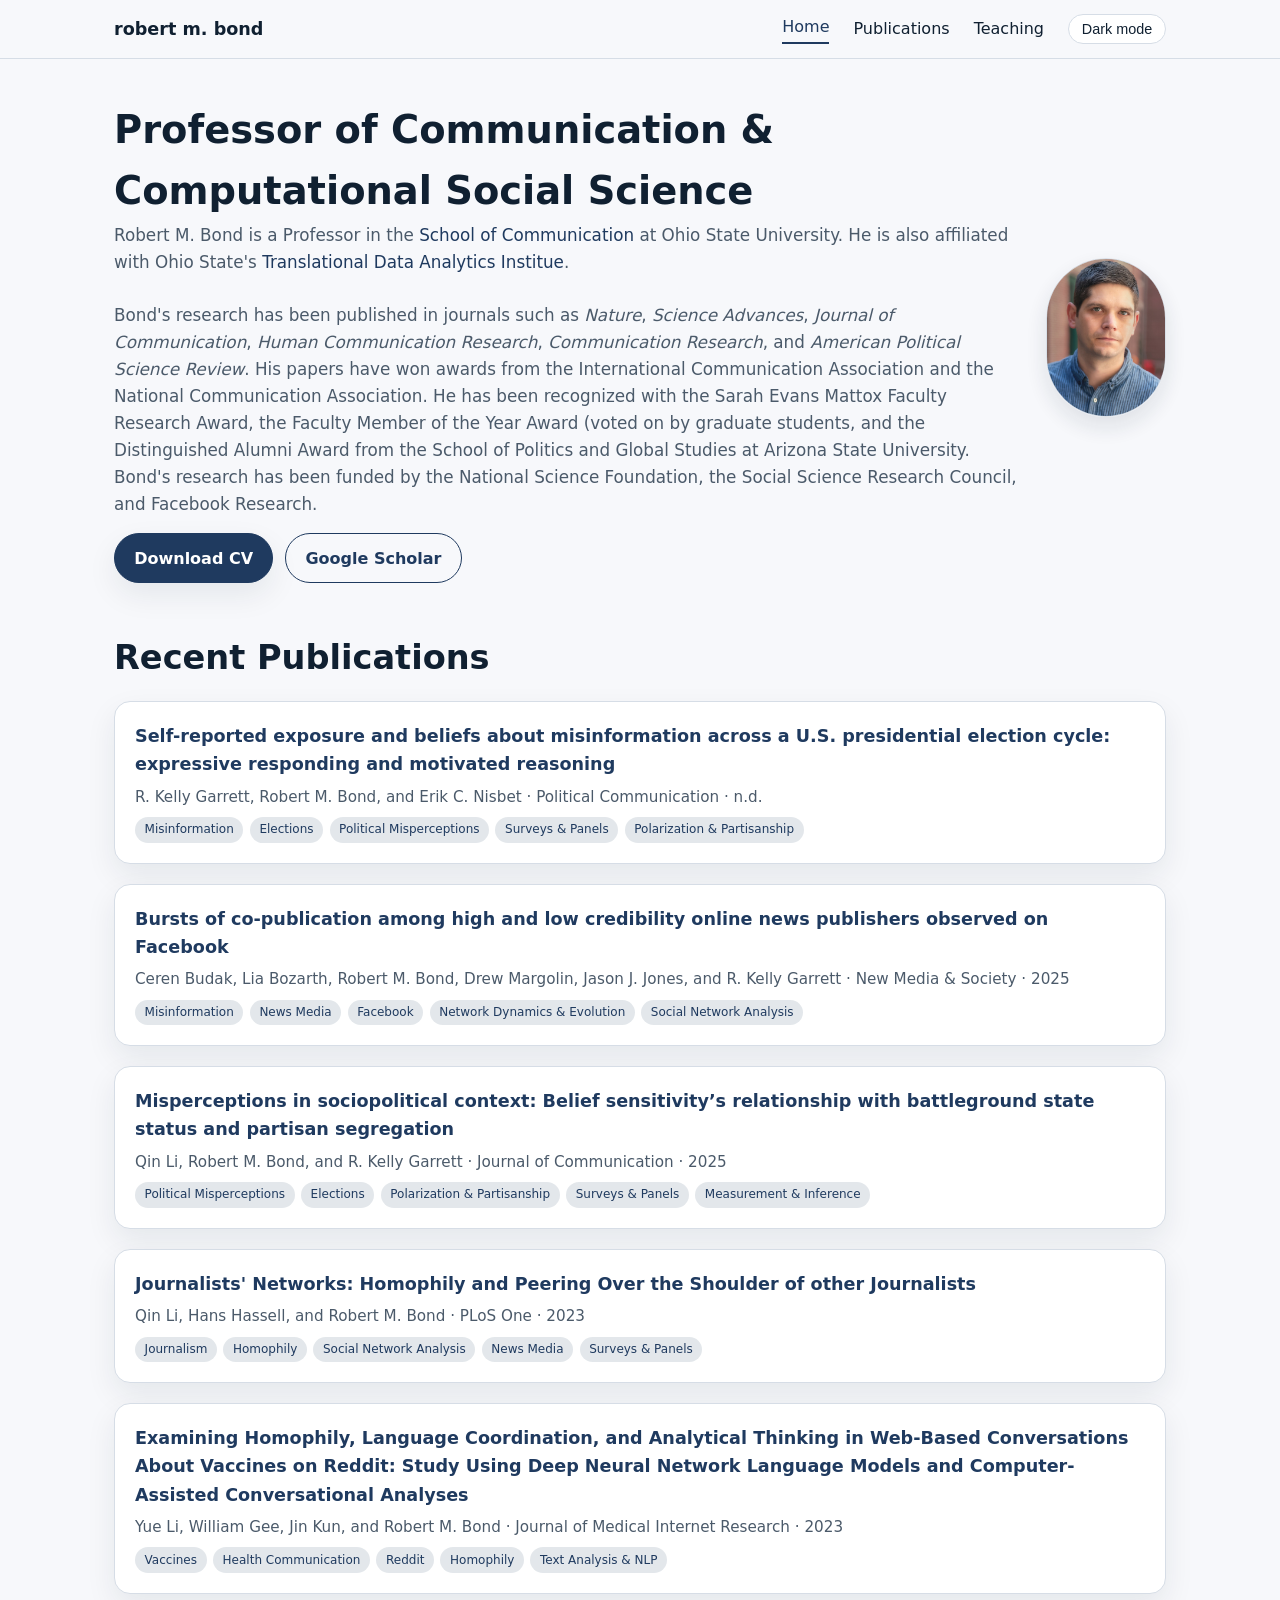
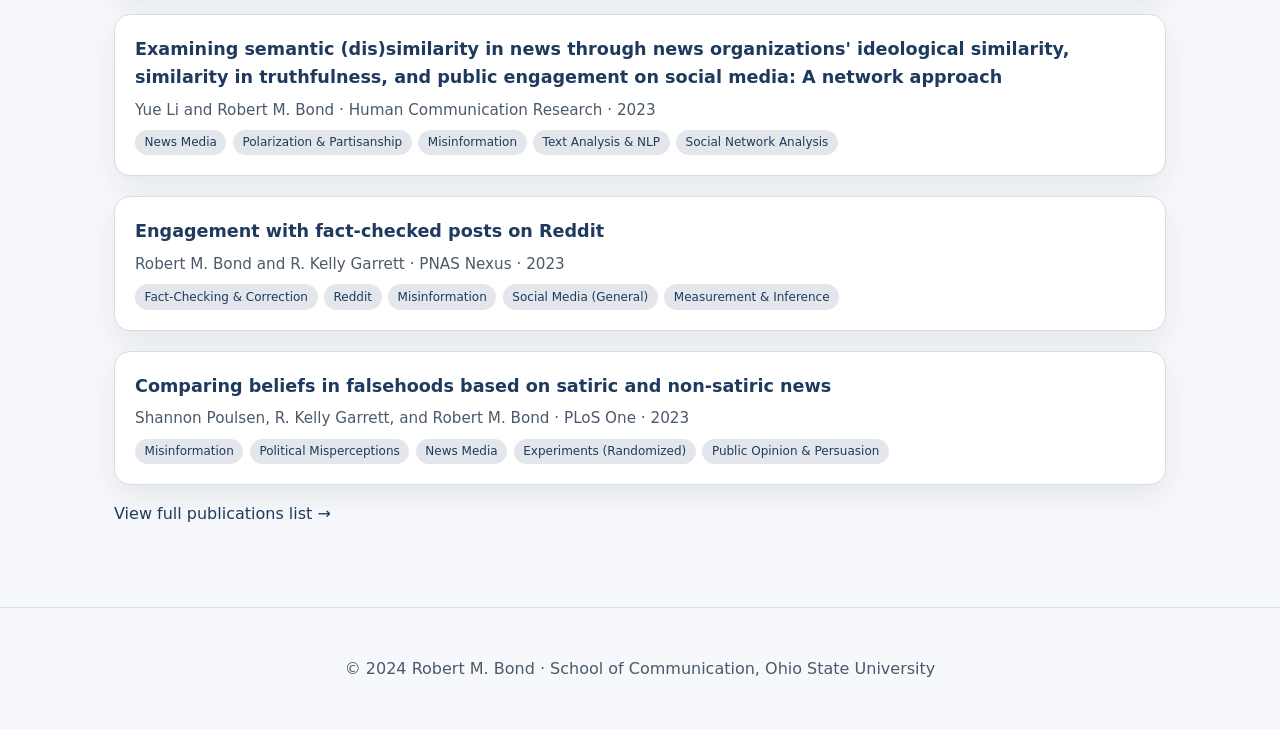
<file: index.html>
<!doctype html>
<html lang="en">
<head>
  <meta charset="utf-8">
  <meta name="viewport" content="width=device-width, initial-scale=1">
  <title>robert m. bond | Ohio State University</title>
  <meta name="description" content="Robert M. Bond is a Professor in the School of Communication at Ohio State University.">
  <meta property="og:title" content="Robert M. Bond | Ohio State University">
  <meta property="og:description" content="Robert M. Bond is a Professor in the School of Communication at Ohio State University.">
  <meta property="og:type" content="website">
  <meta property="og:url" content="https://robertmbond.github.io/">
  <link rel="icon" href="assets/favicon.svg" type="image/svg+xml">
  <link rel="stylesheet" href="assets/styles.css">
</head>
<body>
  <a class="skip-link" href="#main">Skip to main content</a>
  <header class="site-header">
    <nav class="navbar" aria-label="Primary">
      <a class="brand" href="index.html">robert m. bond</a>
      <div class="nav-links">
        <a href="index.html" aria-current="page">Home</a>
        <a href="publications.html">Publications</a>
        <a href="teaching.html">Teaching</a>
        <button class="theme-toggle" type="button" data-theme-toggle aria-pressed="false">Dark mode</button>
      </div>
    </nav>
  </header>

  <main id="main">
    <section class="hero">
      <div class="hero-content">
        <h1>Professor of Communication &amp; Computational Social Science</h1>
        <p>Robert M. Bond is a Professor in the <a href="https://comm.osu.edu/">School of Communication</a> at Ohio State University.  He is also affiliated with Ohio State's <a href="https://tdai.osu.edu/"> Translational Data Analytics Institue</a>.<br><br> Bond's research has been published in journals such as <i>Nature</i>, <i>Science Advances</i>, <i>Journal of Communication</i>, <i>Human Communication Research</i>, <i>Communication Research</i>, and <i>American Political Science Review</i>.  His papers have won awards from the International Communication Association and the National Communication Association.  He has been recognized with the Sarah Evans Mattox Faculty Research Award, the Faculty Member of the Year Award (voted on by graduate students, and the Distinguished Alumni Award from the School of Politics and Global Studies at Arizona State University.  Bond's research has been funded by the National Science Foundation, the Social Science Research Council, and Facebook Research.</p>
        <div class="button-row">
          <a class="button" href="https://robertmbond.github.io/Robert_Bond_CV.pdf">Download CV</a>
          <a class="button secondary" href="https://scholar.google.com/citations?user=iilZEIIAAAAJ&hl=en&oi=sra">Google Scholar</a>
        </div>
      </div>
      <figure class="hero-headshot">
        <img src="bond_headshot.jpg" alt="Portrait of Robert M. Bond">
      </figure>
    </section>

    <section class="section" aria-labelledby="selected-publications">
      <h2 id="selected-publications">Recent Publications</h2>
      <div data-publications="selected">
        <div class="publication-list" data-publications-list></div>
        <p data-publications-empty hidden>No publications available.</p>
      </div>
      <p><a href="publications.html">View full publications list →</a></p>
    </section>

  </main>

  <footer class="footer">
    <p>© 2024 Robert M. Bond · School of Communication, Ohio State University</p>
  </footer>

  <script src="assets/site.js" defer></script>
</body>
</html>
</file>
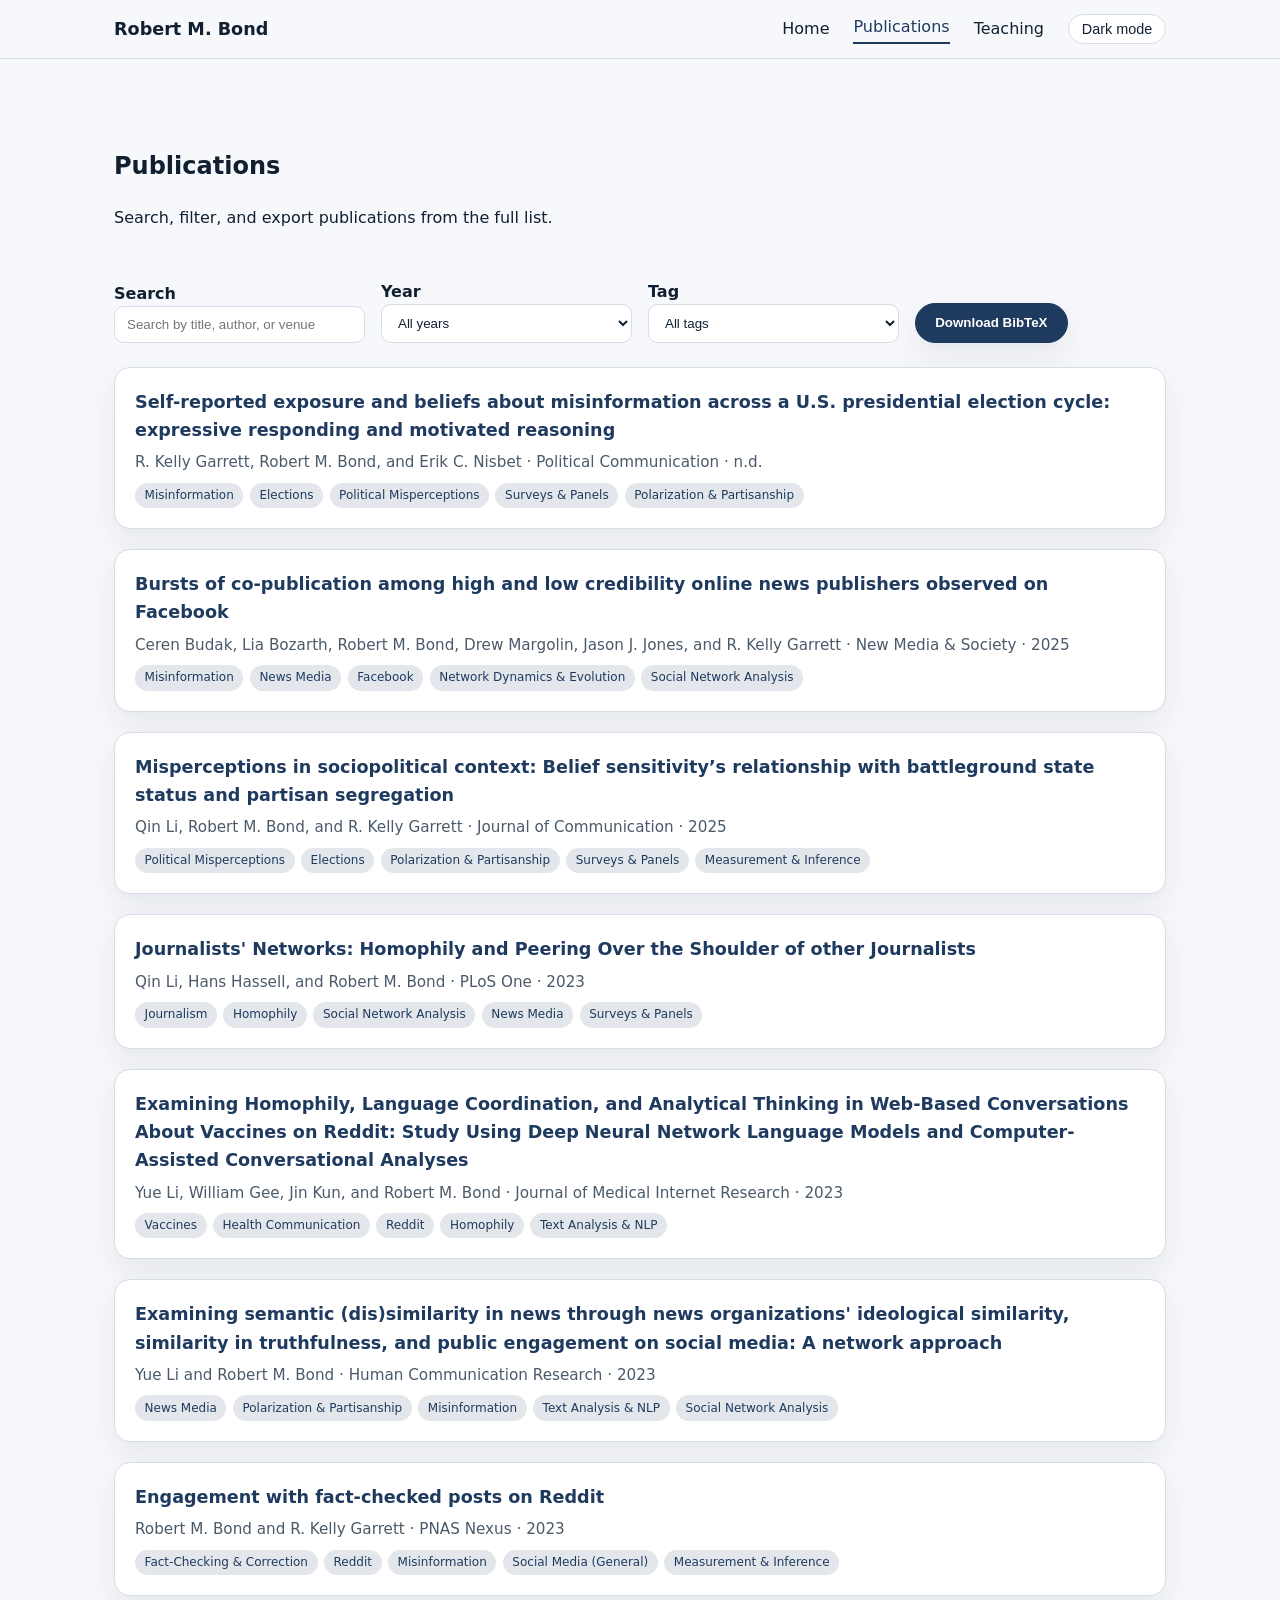
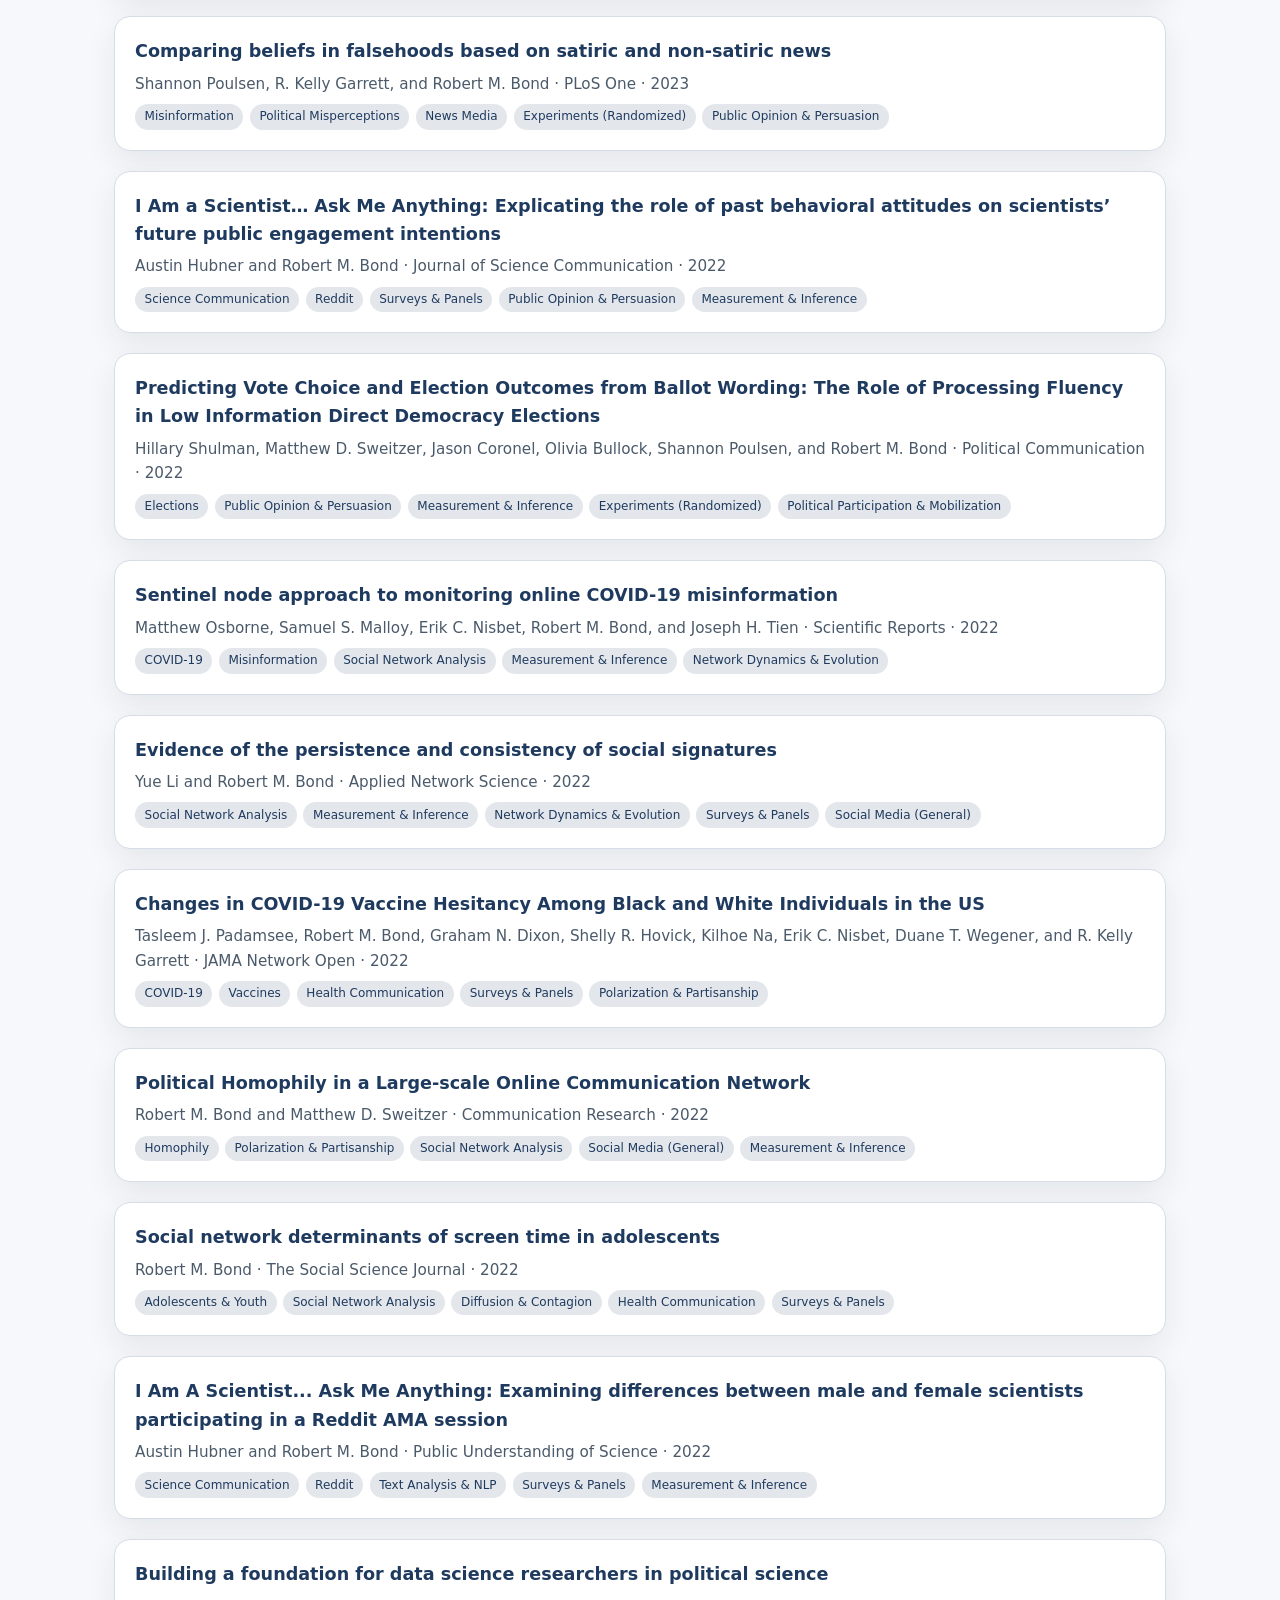
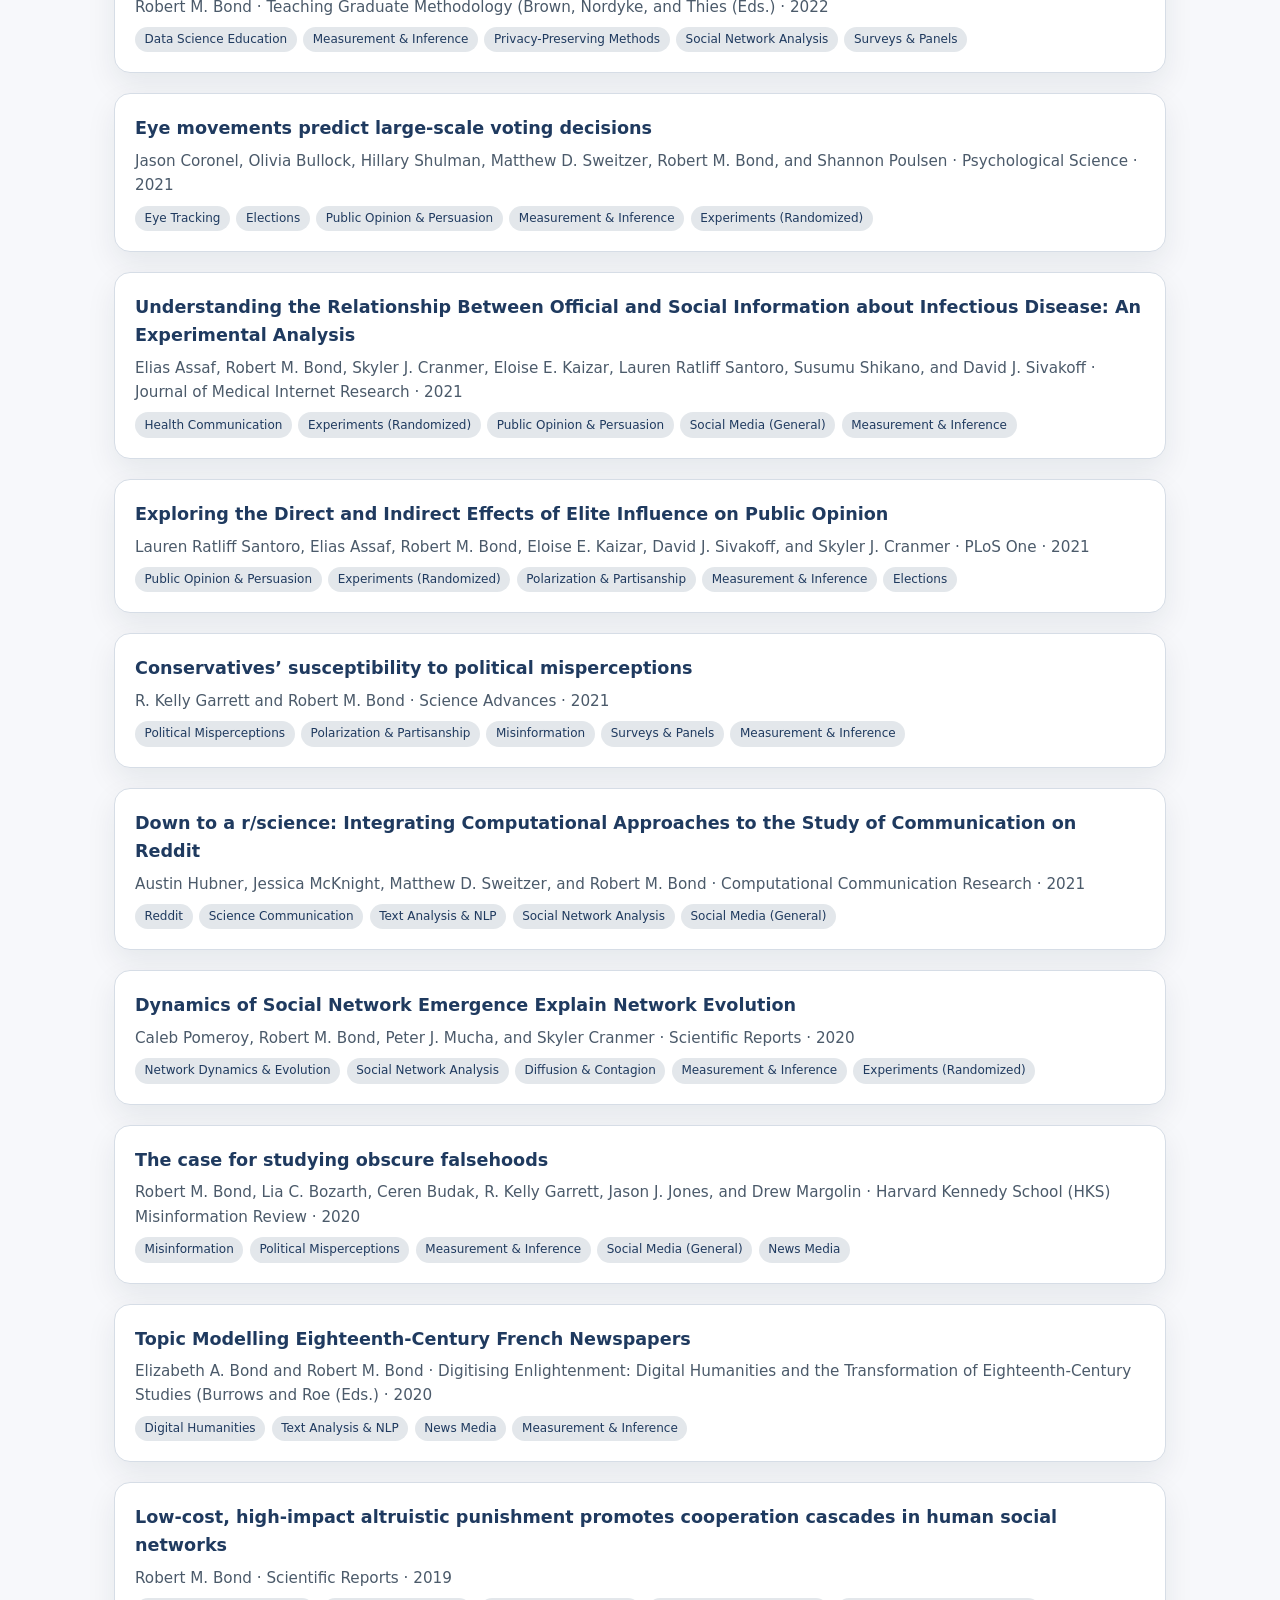
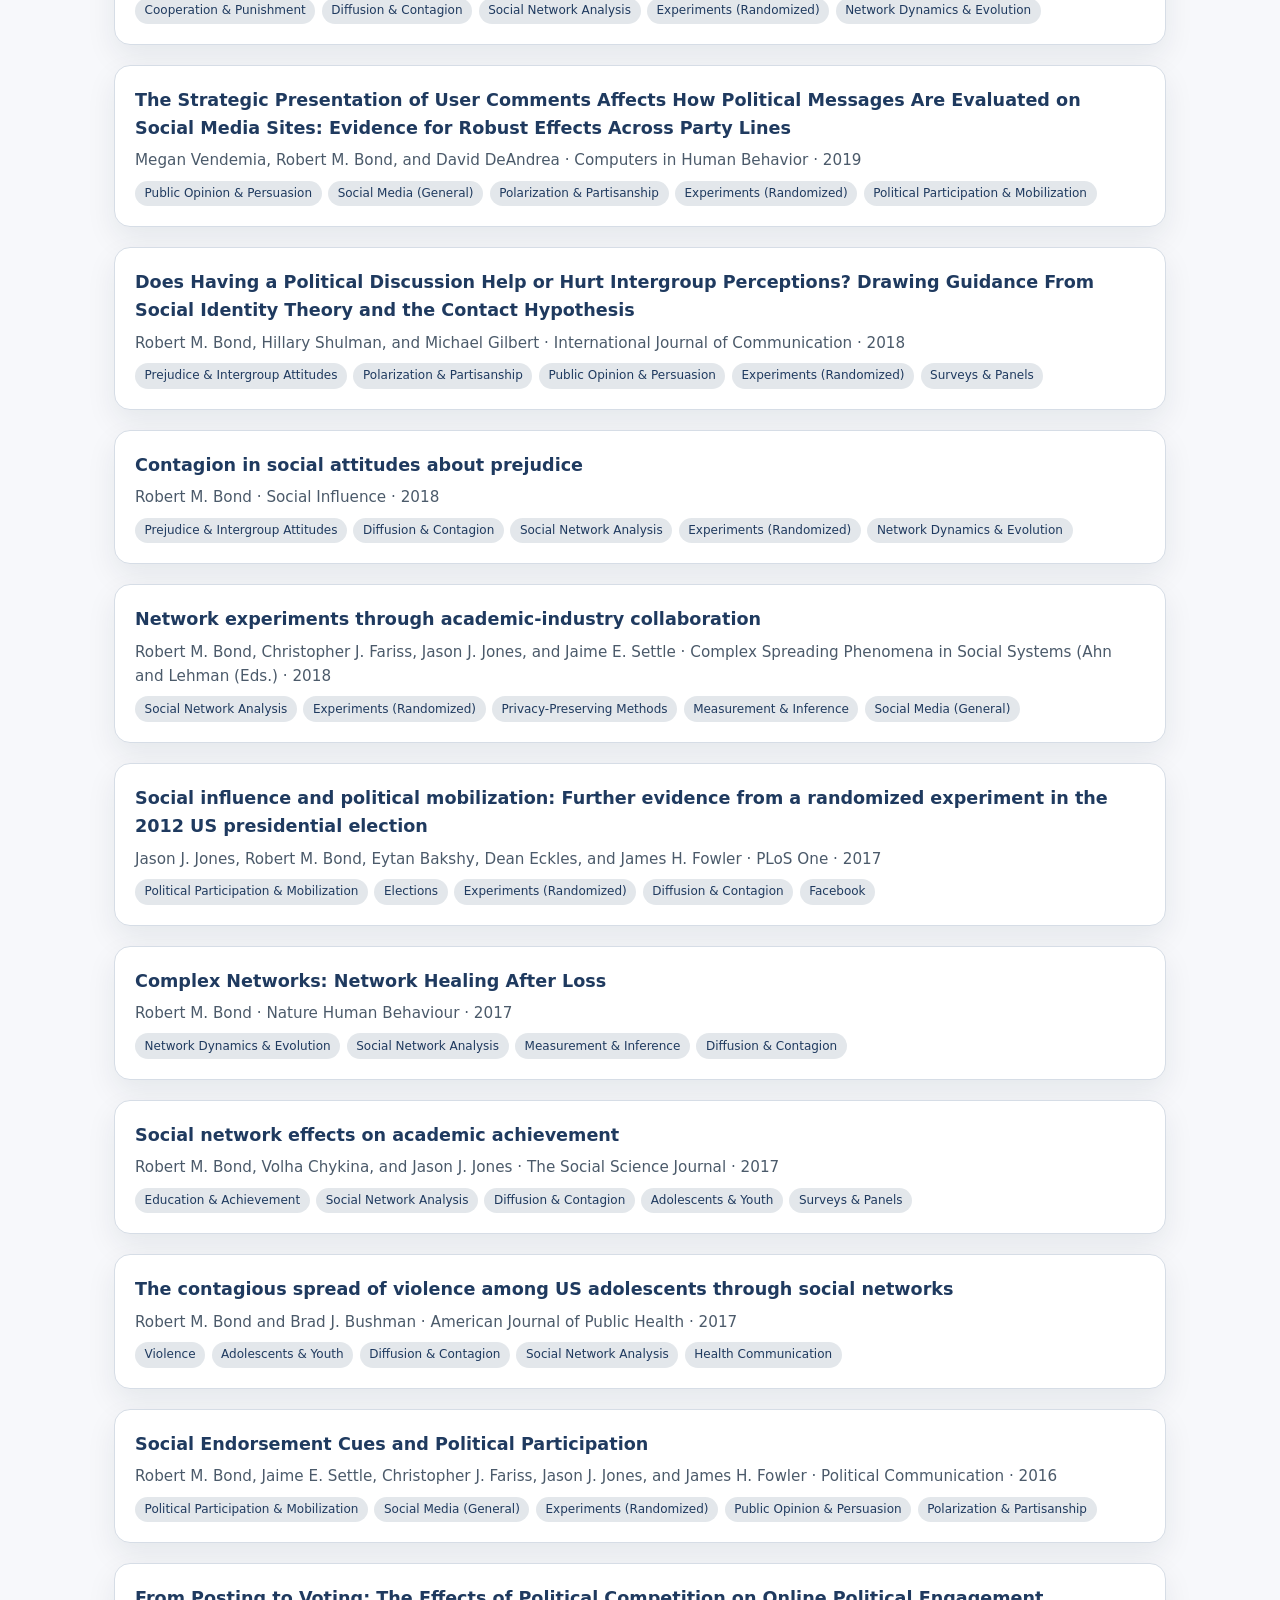
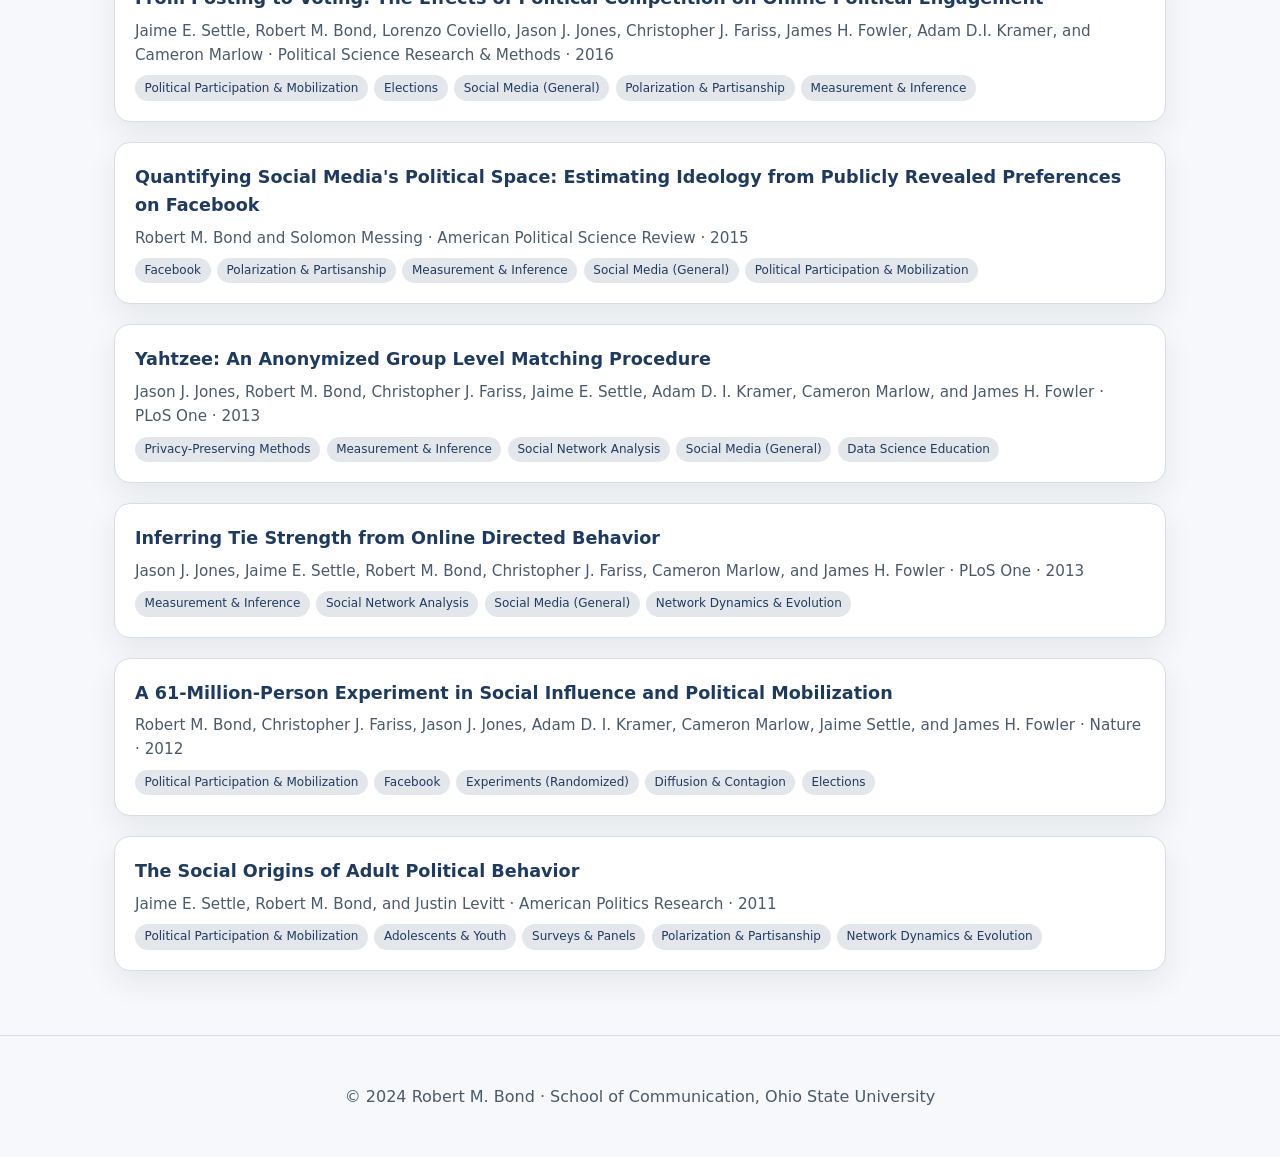
<file: publications.html>
<!doctype html>
<html lang="en">
<head>
  <meta charset="utf-8">
  <meta name="viewport" content="width=device-width, initial-scale=1">
  <title>Publications | Robert M. Bond</title>
  <meta name="description" content="Browse publications by Robert M. Bond in communication, social networks, and computational social science.">
  <meta property="og:title" content="Publications | Robert M. Bond">
  <meta property="og:description" content="Browse publications by Robert M. Bond in communication, social networks, and computational social science.">
  <meta property="og:type" content="website">
  <meta property="og:url" content="https://robertmbond.github.io/publications.html">
  <link rel="icon" href="assets/favicon.svg" type="image/svg+xml">
  <link rel="stylesheet" href="assets/styles.css">
</head>
<body>
  <a class="skip-link" href="#main">Skip to main content</a>
  <header class="site-header">
    <nav class="navbar" aria-label="Primary">
      <a class="brand" href="index.html">Robert M. Bond</a>
      <div class="nav-links">
        <a href="index.html">Home</a>
        <a href="publications.html" aria-current="page">Publications</a>
        <a href="teaching.html">Teaching</a>
        <button class="theme-toggle" type="button" data-theme-toggle aria-pressed="false">Toggle theme</button>
      </div>
    </nav>
  </header>

  <main id="main">
    <section class="section">
      <h1>Publications</h1>
      <p class="meta">Search, filter, and export publications from the full list.</p>
    </section>

    <section class="section" data-publications="all">
      <div class="filter-bar">
        <div>
          <label for="publication-search">Search</label>
          <input id="publication-search" type="search" placeholder="Search by title, author, or venue" data-publications-search>
        </div>
        <div>
          <label for="publication-year">Year</label>
          <select id="publication-year" data-publications-year>
            <option value="">All years</option>
          </select>
        </div>
        <div>
          <label for="publication-tag">Tag</label>
          <select id="publication-tag" data-publications-tag>
            <option value="">All tags</option>
          </select>
        </div>
        <button class="button download-button" type="button" data-publications-download>Download BibTeX</button>
      </div>

      <div class="publication-list" data-publications-list></div>
      <p data-publications-empty hidden>No publications match your search.</p>
    </section>
  </main>

  <footer class="footer">
    <p>© 2024 Robert M. Bond · School of Communication, Ohio State University</p>
  </footer>

  <script src="assets/site.js" defer></script>
</body>
</html>
</file>
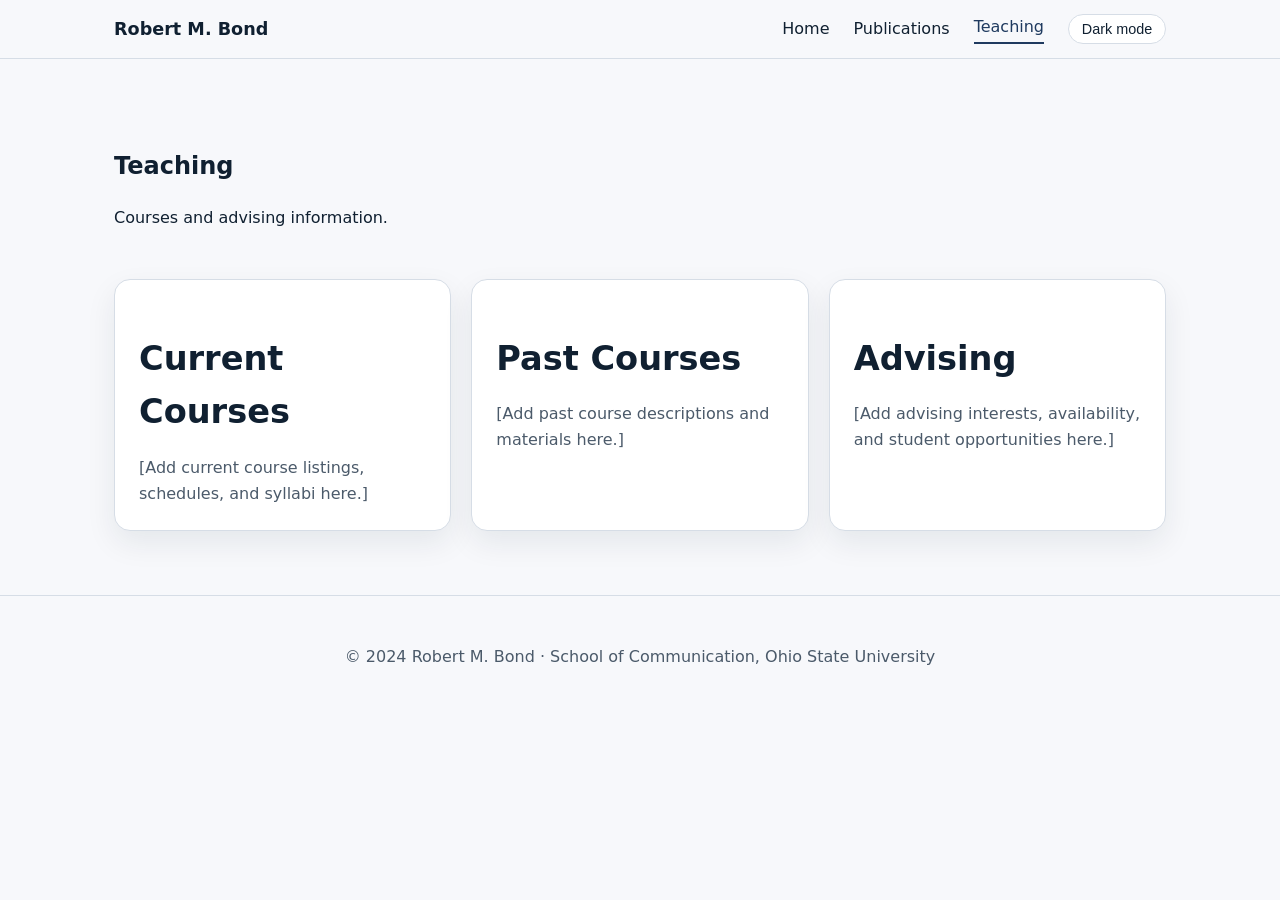
<file: teaching.html>
<!doctype html>
<html lang="en">
<head>
  <meta charset="utf-8">
  <meta name="viewport" content="width=device-width, initial-scale=1">
  <title>Teaching | Robert M. Bond</title>
  <meta name="description" content="Teaching activities and advising for Robert M. Bond at Ohio State University.">
  <meta property="og:title" content="Teaching | Robert M. Bond">
  <meta property="og:description" content="Teaching activities and advising for Robert M. Bond at Ohio State University.">
  <meta property="og:type" content="website">
  <meta property="og:url" content="https://robertmbond.github.io/teaching.html">
  <link rel="icon" href="assets/favicon.svg" type="image/svg+xml">
  <link rel="stylesheet" href="assets/styles.css">
</head>
<body>
  <a class="skip-link" href="#main">Skip to main content</a>
  <header class="site-header">
    <nav class="navbar" aria-label="Primary">
      <a class="brand" href="index.html">Robert M. Bond</a>
      <div class="nav-links">
        <a href="index.html">Home</a>
        <a href="publications.html">Publications</a>
        <a href="teaching.html" aria-current="page">Teaching</a>
        <button class="theme-toggle" type="button" data-theme-toggle aria-pressed="false">Toggle theme</button>
      </div>
    </nav>
  </header>

  <main id="main">
    <section class="section">
      <h1>Teaching</h1>
      <p class="meta">Courses and advising information.</p>
    </section>

    <section class="section">
      <div class="card-grid">
        <div class="card">
          <h2>Current Courses</h2>
          <p>[Add current course listings, schedules, and syllabi here.]</p>
        </div>
        <div class="card">
          <h2>Past Courses</h2>
          <p>[Add past course descriptions and materials here.]</p>
        </div>
        <div class="card">
          <h2>Advising</h2>
          <p>[Add advising interests, availability, and student opportunities here.]</p>
        </div>
      </div>
    </section>
  </main>

  <footer class="footer">
    <p>© 2024 Robert M. Bond · School of Communication, Ohio State University</p>
  </footer>

  <script src="assets/site.js" defer></script>
</body>
</html>
</file>
<file: assets/styles.css>
:root {
  color-scheme: light dark;
  --bg: #f7f8fb;
  --text: #102031;
  --muted: #4b5a6a;
  --accent: #1f3a5f;
  --accent-strong: #123050;
  --surface: #ffffff;
  --border: #d6dde6;
  --shadow: 0 12px 30px rgba(15, 32, 49, 0.08);
  --radius: 16px;
  --max-width: 1100px;
  --transition: 0.2s ease;
  font-size: 16px;
}

:root[data-theme='dark'] {
  --bg: #0b1420;
  --text: #eef3f8;
  --muted: #c0c8d2;
  --accent: #7db0ff;
  --accent-strong: #9cc3ff;
  --surface: #121c2a;
  --border: #243248;
  --shadow: 0 12px 30px rgba(2, 8, 18, 0.5);
}

* {
  box-sizing: border-box;
}

body {
  margin: 0;
  font-family: "Inter", "Segoe UI", system-ui, -apple-system, sans-serif;
  background: var(--bg);
  color: var(--text);
  line-height: 1.6;
}

img {
  max-width: 100%;
  height: auto;
}

a {
  color: var(--accent);
  text-decoration: none;
}

a:hover,
a:focus {
  color: var(--accent-strong);
  text-decoration: underline;
}

.skip-link {
  position: absolute;
  left: -999px;
  top: 1rem;
  background: var(--accent);
  color: #fff;
  padding: 0.75rem 1rem;
  border-radius: 999px;
  z-index: 1000;
}

.skip-link:focus {
  left: 1rem;
}

.site-header {
  position: sticky;
  top: 0;
  z-index: 500;
  background: rgba(247, 248, 251, 0.92);
  backdrop-filter: blur(12px);
  border-bottom: 1px solid var(--border);
}

:root[data-theme='dark'] .site-header {
  background: rgba(11, 20, 32, 0.92);
}

.navbar {
  display: flex;
  align-items: center;
  justify-content: space-between;
  max-width: var(--max-width);
  margin: 0 auto;
  padding: 0.85rem 1.5rem;
  gap: 1rem;
}

.brand {
  font-weight: 700;
  font-size: 1.1rem;
  color: var(--text);
}

.nav-links {
  display: flex;
  flex-wrap: wrap;
  gap: 0.75rem 1.5rem;
  align-items: center;
}

.nav-links a {
  color: var(--text);
  font-weight: 500;
}

.nav-links a[aria-current='page'] {
  color: var(--accent);
  border-bottom: 2px solid var(--accent);
  padding-bottom: 0.2rem;
}

.theme-toggle {
  border: 1px solid var(--border);
  background: var(--surface);
  color: var(--text);
  padding: 0.4rem 0.8rem;
  border-radius: 999px;
  font-size: 0.9rem;
  cursor: pointer;
  transition: background var(--transition), color var(--transition);
}

.theme-toggle:hover,
.theme-toggle:focus {
  background: var(--accent);
  color: #fff;
}

main {
  max-width: var(--max-width);
  margin: 0 auto;
  padding: 2.5rem 1.5rem 4rem;
}

.hero {
  display: grid;
  gap: 1.5rem;
  align-items: center;
}

.hero-content {
  max-width: var(--max-width);
  width: 100%;
}

.hero-headshot {
  width: 120px;
  justify-self: start;
  margin: 0;
  opacity: 0.92;
}

.hero-headshot img {
  border-radius: 999px;
  border: 1px solid var(--border);
  box-shadow: 0 10px 24px rgba(15, 32, 49, 0.12);
}

.hero h1 {
  font-size: clamp(1.6rem, 3vw, 2.4rem);
  margin: 0;
}

.hero p {
  margin: 0;
  color: var(--muted);
  font-size: 1.05rem;
}

.button-row {
  display: flex;
  flex-wrap: wrap;
  gap: 0.75rem;
  margin-top: 1rem;
}

.button {
  display: inline-flex;
  align-items: center;
  justify-content: center;
  gap: 0.5rem;
  padding: 0.7rem 1.2rem;
  border-radius: 999px;
  border: 1px solid var(--accent);
  background: var(--accent);
  color: #fff;
  font-weight: 600;
  transition: transform var(--transition), box-shadow var(--transition);
  box-shadow: var(--shadow);
}

.button.secondary {
  background: transparent;
  color: var(--accent);
  box-shadow: none;
}

.button:hover,
.button:focus {
  transform: translateY(-2px);
}

.section {
  margin-top: 3rem;
}

.section h2 {
  font-size: clamp(1.5rem, 3vw, 2.1rem);
  margin-bottom: 1rem;
}

.card-grid {
  display: grid;
  gap: 1.25rem;
  grid-template-columns: repeat(auto-fit, minmax(240px, 1fr));
}

.card {
  padding: 1.5rem;
  background: var(--surface);
  border-radius: var(--radius);
  border: 1px solid var(--border);
  box-shadow: var(--shadow);
}

.card p {
  margin: 0.6rem 0 0;
  color: var(--muted);
}

.publication-list {
  display: grid;
  gap: 1.25rem;
}

.publication {
  padding: 1.25rem;
  border-radius: var(--radius);
  background: var(--surface);
  border: 1px solid var(--border);
  box-shadow: var(--shadow);
}

.publication h3 {
  margin: 0 0 0.4rem;
  font-size: 1.1rem;
}

.publication .meta {
  color: var(--muted);
  font-size: 0.95rem;
}

.tag-list {
  display: flex;
  flex-wrap: wrap;
  gap: 0.4rem;
  margin-top: 0.5rem;
}

.tag {
  background: rgba(31, 58, 95, 0.12);
  color: var(--accent);
  padding: 0.2rem 0.6rem;
  border-radius: 999px;
  font-size: 0.75rem;
}

.filter-bar {
  display: grid;
  gap: 1rem;
  grid-template-columns: repeat(auto-fit, minmax(180px, 1fr));
  align-items: end;
  margin-bottom: 1.5rem;
}

.filter-bar label {
  font-weight: 600;
}

.filter-bar input,
.filter-bar select {
  width: 100%;
  padding: 0.6rem 0.75rem;
  border-radius: 0.6rem;
  border: 1px solid var(--border);
  background: var(--surface);
  color: var(--text);
}

.download-button {
  justify-self: start;
}

.footer {
  border-top: 1px solid var(--border);
  padding: 2rem 1.5rem;
  text-align: center;
  color: var(--muted);
}

@media (min-width: 800px) {
  .hero {
    grid-template-columns: minmax(0, 1fr) auto;
  }

  .hero-headshot {
    justify-self: end;
  }
}
</file>
